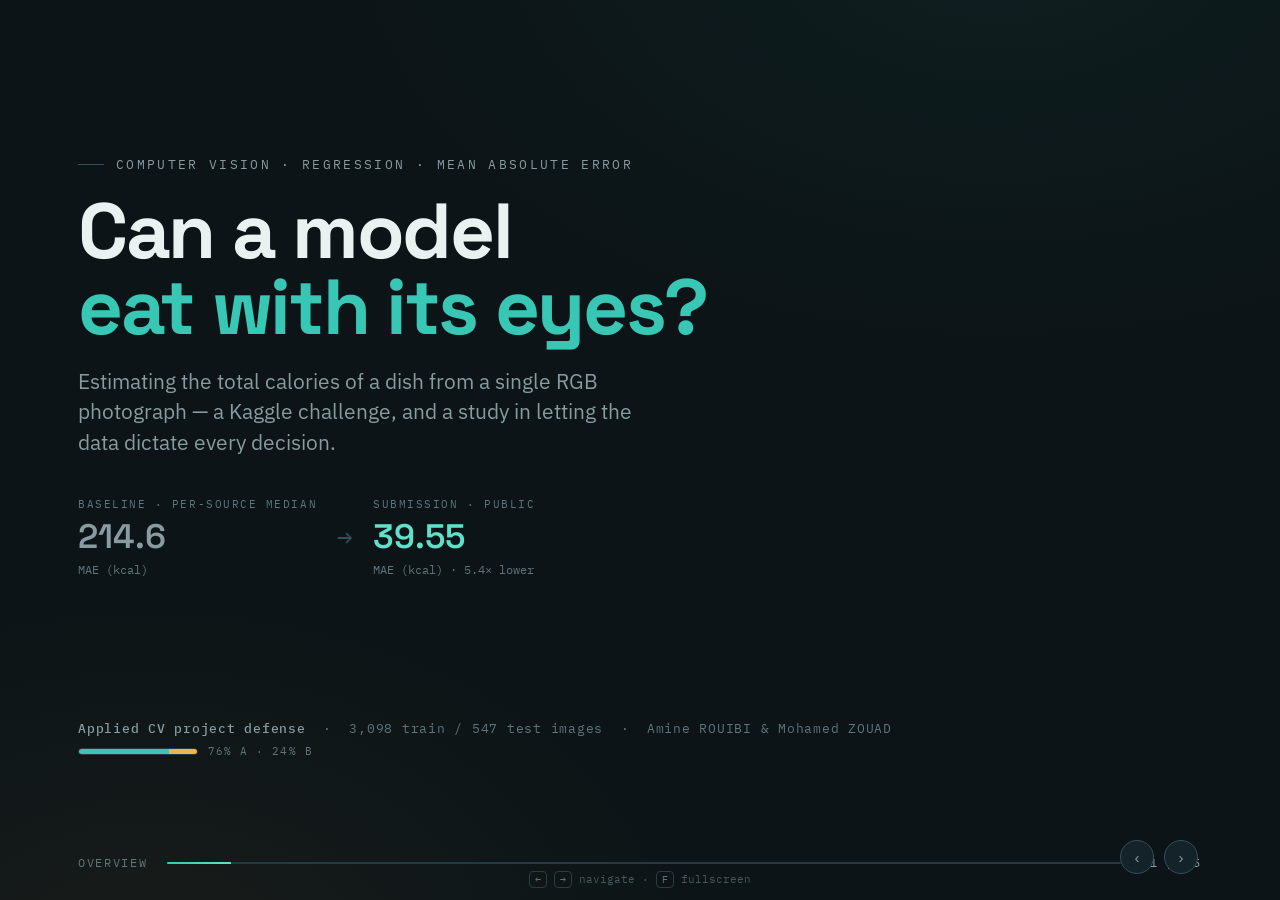
<file: project/calorie_estimation_deck.html>
<!DOCTYPE html>
<html lang="en">
<head>
<meta charset="UTF-8">
<meta name="viewport" content="width=device-width, initial-scale=1.0">
<title>Can a model eat with its eyes? — Calorie estimation</title>
<link rel="preconnect" href="https://fonts.googleapis.com">
<link rel="preconnect" href="https://fonts.gstatic.com" crossorigin>
<link href="https://fonts.googleapis.com/css2?family=Space+Grotesk:wght@500;600;700&family=IBM+Plex+Sans:wght@400;500;600&family=IBM+Plex+Mono:wght@400;500&display=swap" rel="stylesheet">
<style>
:root{
  --ink:#0C1417; --ink2:#0F1B1F; --panel:#14232A; --panel2:#1A2E35;
  --line:#233a42; --line2:#31505a;
  --text:#EAF1F1; --muted:#879BA0; --faint:#5E757B;
  --A:#37C7B4; --A-dim:rgba(55,199,180,.13); --A-line:rgba(55,199,180,.4);
  --B:#EFB24C; --B-dim:rgba(239,178,76,.13); --B-line:rgba(239,178,76,.42);
  --good:#5FE0C8; --warn:#E5735C; --warn-dim:rgba(229,115,92,.14);
  --display:'Space Grotesk',system-ui,sans-serif;
  --body:'IBM Plex Sans',system-ui,sans-serif;
  --mono:'IBM Plex Mono',ui-monospace,monospace;
}
*{margin:0;padding:0;box-sizing:border-box}
html,body{height:100%}
body{
  background:var(--ink); color:var(--text); font-family:var(--body);
  overflow:hidden; -webkit-font-smoothing:antialiased;
}
.viewport{
  position:fixed; inset:0; display:flex; align-items:center; justify-content:center;
  background:
    radial-gradient(1100px 700px at 78% -8%, rgba(55,199,180,.06), transparent 60%),
    radial-gradient(900px 620px at 12% 108%, rgba(239,178,76,.055), transparent 60%),
    var(--ink);
}
.stage{
  position:relative; width:1280px; height:720px; flex:none;
  transform-origin:center center;
}
/* ---------- slides ---------- */
.slide{
  position:absolute; inset:0; padding:66px 78px 74px;
  display:flex; flex-direction:column;
  opacity:0; visibility:hidden; pointer-events:none;
  transition:opacity .5s ease;
}
.slide.active{opacity:1; visibility:visible; pointer-events:auto}
@media (prefers-reduced-motion:reduce){ .slide{transition:none} }

.eyebrow{
  font-family:var(--mono); font-size:13px; letter-spacing:.18em; text-transform:uppercase;
  color:var(--muted); display:flex; align-items:center; gap:12px; margin-bottom:20px;
}
.eyebrow .tick{width:26px; height:1px; background:var(--line2)}
.eyebrow b{color:var(--A); font-weight:500}
.headline{
  font-family:var(--display); font-weight:600; font-size:46px; line-height:1.04;
  letter-spacing:-.015em; margin-bottom:8px;
}
.headline .em{color:var(--A)} .headline .emb{color:var(--B)}
.lede{font-size:18px; color:var(--muted); max-width:60ch; line-height:1.5; margin-top:6px}
.slide-body{flex:1; min-height:0; margin-top:26px; display:flex}

/* reveal children of active slide */
.slide.active .rv{animation:rv .55s cubic-bezier(.2,.7,.2,1) both}
.slide.active .rv2{animation:rv .55s cubic-bezier(.2,.7,.2,1) .08s both}
.slide.active .rv3{animation:rv .55s cubic-bezier(.2,.7,.2,1) .16s both}
@keyframes rv{from{opacity:0; transform:translateY(14px)} to{opacity:1; transform:none}}
@media (prefers-reduced-motion:reduce){ .rv,.rv2,.rv3{animation:none!important} }

/* ---------- chrome ---------- */
.chrome{position:absolute; left:78px; right:78px; bottom:30px; display:flex; align-items:center; gap:20px; font-family:var(--mono); font-size:12px; color:var(--faint)}
.progress{flex:1; height:2px; background:var(--line); border-radius:2px; overflow:hidden}
.progress .fill{height:100%; width:0; background:linear-gradient(90deg,var(--A),var(--good)); transition:width .5s ease}
.counter{letter-spacing:.14em; color:var(--muted)}
.section-tag{letter-spacing:.14em; text-transform:uppercase}
.sig{position:absolute; left:78px; bottom:52px; display:flex; align-items:center; gap:10px; font-family:var(--mono); font-size:10.5px; color:var(--faint); letter-spacing:.1em}
.sig .bar{width:120px; height:7px; border-radius:4px; overflow:hidden; display:flex; border:1px solid var(--line)}
.sig .bar i{display:block; height:100%}
.sig .a{width:76%; background:var(--A)} .sig .b{width:24%; background:var(--B)}
.navbtn{position:absolute; bottom:26px; width:34px; height:34px; border-radius:50%; border:1px solid var(--line2);
  background:var(--panel); color:var(--muted); cursor:pointer; font-size:15px; display:grid; place-items:center;
  transition:.2s; z-index:20}
.navbtn:hover{color:var(--text); border-color:var(--A); background:var(--panel2)}
.navbtn:focus-visible{outline:2px solid var(--A); outline-offset:2px}
#prev{right:126px} #next{right:82px}

/* ---------- generic components ---------- */
.tag{font-family:var(--mono); font-size:11px; letter-spacing:.08em; padding:3px 9px; border-radius:999px; display:inline-flex; align-items:center; gap:6px}
.tag.A{color:var(--A); background:var(--A-dim); border:1px solid var(--A-line)}
.tag.B{color:var(--B); background:var(--B-dim); border:1px solid var(--B-line)}
.dot{width:8px;height:8px;border-radius:50%}
.dot.A{background:var(--A)} .dot.B{background:var(--B)}
.panel{background:linear-gradient(180deg,var(--panel),var(--ink2)); border:1px solid var(--line); border-radius:14px; padding:22px 24px}
.panel h4{font-family:var(--mono); font-size:12px; letter-spacing:.14em; text-transform:uppercase; color:var(--muted); font-weight:500; margin-bottom:14px}
.two-col{display:grid; grid-template-columns:1fr 1fr; gap:26px; width:100%}
.stat-num{font-family:var(--display); font-weight:600; letter-spacing:-.02em; line-height:1}
.mono{font-family:var(--mono)}
ul.clean{list-style:none; display:flex; flex-direction:column; gap:14px}
ul.clean li{position:relative; padding-left:22px; font-size:16.5px; line-height:1.5; color:#D5E0E1}
ul.clean li::before{content:""; position:absolute; left:0; top:9px; width:8px; height:8px; border-radius:2px; background:var(--A); transform:rotate(45deg)}
ul.clean li b{color:var(--text); font-weight:600}
ul.clean li .mut{color:var(--muted)}

/* data table */
table.cmp{width:100%; border-collapse:collapse; font-size:15px}
table.cmp th,table.cmp td{text-align:left; padding:11px 10px; border-bottom:1px solid var(--line)}
table.cmp thead th{font-family:var(--mono); font-size:11px; letter-spacing:.1em; text-transform:uppercase; color:var(--muted); font-weight:500}
table.cmp td.prop{color:var(--muted); font-family:var(--mono); font-size:12.5px; letter-spacing:.03em}
table.cmp .cA{color:var(--A)} table.cmp .cB{color:var(--B)}
table.cmp tbody tr:last-child td{border-bottom:none}

/* map table (fact -> choice) */
.maprow{display:grid; grid-template-columns:1fr 30px 1fr; align-items:center; gap:0; padding:12px 0; border-bottom:1px solid var(--line)}
.maprow:last-child{border-bottom:none}
.maprow .fact{font-size:15px; color:var(--muted)}
.maprow .arr{color:var(--A); text-align:center; font-family:var(--mono)}
.maprow .choice{font-size:15px; color:var(--text); font-weight:500}
.maprow .choice b{color:var(--A)}

/* charts */
.hist{display:flex; align-items:flex-end; gap:2px; height:150px; padding-top:6px}
.hist .col{flex:1; background:var(--barcol,var(--A)); border-radius:2px 2px 0 0; transform:scaleY(0); transform-origin:bottom; opacity:.9}
.slide.active .hist .col{animation:grow .5s cubic-bezier(.2,.8,.2,1) forwards; animation-delay:calc(var(--i)*7ms)}
@keyframes grow{to{transform:scaleY(1)}}
@media (prefers-reduced-motion:reduce){ .hist .col{transform:scaleY(1); animation:none!important} }
.axis{display:flex; justify-content:space-between; font-family:var(--mono); font-size:10.5px; color:var(--faint); margin-top:7px}

.bands{display:flex; align-items:flex-end; gap:12px; height:200px}
.bandgrp{flex:1; display:flex; flex-direction:column; align-items:center; height:100%; justify-content:flex-end}
.bandbars{display:flex; align-items:flex-end; gap:4px; height:100%; width:100%; justify-content:center}
.bandbars i{width:26%; border-radius:3px 3px 0 0; transform:scaleY(0); transform-origin:bottom}
.bandbars i.a{background:var(--A)} .bandbars i.b{background:var(--B)}
.slide.active .bandbars i{animation:grow .55s cubic-bezier(.2,.8,.2,1) forwards; animation-delay:calc(var(--i)*40ms)}
.bandlbl{font-family:var(--mono); font-size:10.5px; color:var(--faint); margin-top:9px; white-space:nowrap}

/* horizontal compare bars (results) */
.hbar{display:flex; flex-direction:column; gap:9px}
.hbar .row{display:grid; grid-template-columns:66px 1fr 62px; align-items:center; gap:12px}
.hbar .rlab{font-family:var(--mono); font-size:12px; color:var(--muted); text-align:right}
.hbar .track{height:20px; background:var(--ink2); border:1px solid var(--line); border-radius:6px; overflow:hidden}
.hbar .fill{height:100%; transform:scaleX(0); transform-origin:left; border-radius:5px}
.slide.active .hbar .fill{animation:growx .7s cubic-bezier(.2,.8,.2,1) forwards; animation-delay:calc(var(--i)*90ms)}
@keyframes growx{to{transform:scaleX(1)}}
@media (prefers-reduced-motion:reduce){ .bandbars i,.hbar .fill{transform:none;animation:none!important} }
.hbar .val{font-family:var(--mono); font-size:13px; font-weight:500; text-align:left}

/* pipeline diagram */
.pipe{display:flex; align-items:center; justify-content:center; gap:0; flex-wrap:wrap; width:100%}
.node{background:var(--panel); border:1px solid var(--line2); border-radius:11px; padding:14px 16px; text-align:center; min-width:96px}
.node .nt{font-family:var(--mono); font-size:10.5px; letter-spacing:.06em; color:var(--muted); text-transform:uppercase; margin-bottom:5px}
.node .nb{font-size:14px; font-weight:600; font-family:var(--display)}
.node.hero{border-color:var(--A-line); background:linear-gradient(180deg,var(--A-dim),var(--panel))}
.arrow{color:var(--line2); font-size:20px; padding:0 10px; font-family:var(--mono)}
.emb-note{margin-top:14px; text-align:center; font-family:var(--mono); font-size:12px; color:var(--muted)}
.emb-note b{color:var(--B)}

/* code chip */
.code{font-family:var(--mono); font-size:15px; background:var(--ink2); border:1px solid var(--line); border-radius:10px; padding:14px 18px; color:#CFE9E4; letter-spacing:.01em}
.code .k{color:var(--B)} .code .g{color:var(--A)} .code .c{color:var(--faint)}

/* hero */
.hero-wrap{flex:1; display:flex; flex-direction:column; justify-content:center}
.hero-title{font-family:var(--display); font-weight:700; font-size:78px; line-height:.98; letter-spacing:-.03em}
.hero-title .plate{color:var(--A)}
.hero-sub{font-size:21px; color:var(--muted); margin-top:20px; max-width:44ch; line-height:1.45}
.hero-metric{display:flex; align-items:center; gap:20px; margin-top:40px; font-family:var(--mono)}
.hm{display:flex; flex-direction:column; gap:4px}
.hm .l{font-size:11px; letter-spacing:.14em; text-transform:uppercase; color:var(--faint)}
.hm .v{font-family:var(--display); font-weight:600; font-size:34px}
.hm .v.base{color:var(--muted)} .hm .v.win{color:var(--good)}
.hm .u{font-size:12px; color:var(--faint)}
.harrow{color:var(--line2); font-size:26px}
.hero-foot{font-family:var(--mono); font-size:12.5px; color:var(--faint); letter-spacing:.06em; margin-top:auto; padding-top:26px}
.hero-foot b{color:var(--muted); font-weight:500}

/* plate schematic */
.plates{display:flex; gap:34px; align-items:center; justify-content:center; width:100%}
.plate-c{display:flex; flex-direction:column; align-items:center; gap:14px}
.disc{width:150px; height:150px; border-radius:50%; display:grid; place-items:center; position:relative;
  box-shadow:inset 0 0 0 2px var(--line2), 0 20px 40px rgba(0,0,0,.35)}
.disc .food{border-radius:50%}
.plate-kcal{font-family:var(--display); font-weight:600; font-size:26px}
.plate-name{font-family:var(--mono); font-size:12px; color:var(--muted); letter-spacing:.05em}
.vs{font-family:var(--mono); color:var(--faint); font-size:14px}

/* callout */
.callout{background:var(--B-dim); border:1px solid var(--B-line); border-radius:12px; padding:16px 20px; font-size:15.5px; line-height:1.5}
.callout b{color:var(--B)}
.callout.teal{background:var(--A-dim); border-color:var(--A-line)} .callout.teal b{color:var(--A)}
.callout.warn{background:var(--warn-dim); border-color:rgba(229,115,92,.4)} .callout.warn b{color:var(--warn)}

.big-nums{display:flex; align-items:stretch; gap:0; margin-bottom:22px}
.bn{flex:1; padding:0 22px; border-right:1px solid var(--line)}
.bn:first-child{padding-left:0} .bn:last-child{border-right:none; padding-right:0}
.bn .l{font-family:var(--mono); font-size:11px; letter-spacing:.12em; text-transform:uppercase; color:var(--faint); margin-bottom:8px}
.bn .v{font-family:var(--display); font-weight:600; font-size:40px; letter-spacing:-.02em; line-height:1}
.bn .s{font-family:var(--mono); font-size:12px; color:var(--muted); margin-top:6px}
.bn .v.base{color:var(--muted)} .bn .v.cv{color:var(--A)} .bn .v.pub{color:var(--good)}

.leak{display:grid; grid-template-columns:1fr 1fr; gap:26px; width:100%; align-items:center}
.frameset{display:flex; gap:8px; flex-wrap:wrap; max-width:210px}
.frm{width:44px; height:34px; border-radius:5px; border:1px solid var(--line2); position:relative; overflow:hidden}
.frm::after{content:""; position:absolute; inset:0; background:repeating-linear-gradient(45deg,transparent,transparent 5px,rgba(55,199,180,.12) 5px,rgba(55,199,180,.12) 10px)}
.frm .lb{position:absolute; bottom:2px; right:3px; font-family:var(--mono); font-size:8px; color:var(--A); z-index:2}
.foldbox{border:1px dashed var(--line2); border-radius:10px; padding:12px 14px; min-height:70px}
.foldbox .ft{font-family:var(--mono); font-size:11px; letter-spacing:.1em; text-transform:uppercase; color:var(--muted); margin-bottom:8px}

.foot-note{font-family:var(--mono); font-size:12px; color:var(--faint); margin-top:14px}
.k{color:var(--A)} .kb{color:var(--B)}
.grid3{display:grid; grid-template-columns:repeat(3,1fr); gap:18px; width:100%}
.takeaway{border-left:2px solid var(--A); padding:4px 0 4px 16px}
.takeaway .n{font-family:var(--mono); font-size:11px; color:var(--A); letter-spacing:.1em; margin-bottom:7px}
.takeaway p{font-size:15px; line-height:1.5; color:#D5E0E1}
.takeaway p b{color:var(--text)}

.hint{position:fixed; bottom:14px; left:50%; transform:translateX(-50%); font-family:var(--mono); font-size:11px; color:var(--faint); opacity:.7; z-index:30}
kbd{font-family:var(--mono); border:1px solid var(--line2); border-radius:4px; padding:1px 5px; font-size:10px; color:var(--muted)}
</style>
</head>
<body>
<div class="viewport">
  <div class="stage" id="stage">

    <!-- 01 HERO -->
    <section class="slide active" data-section="Overview">
      <div class="hero-wrap">
        <div class="eyebrow rv"><span class="tick"></span> Computer Vision · Regression · Mean Absolute Error</div>
        <h1 class="hero-title rv">Can a model<br><span class="plate">eat with its eyes?</span></h1>
        <p class="hero-sub rv2">Estimating the total calories of a dish from a single RGB photograph — a Kaggle challenge, and a study in letting the data dictate every decision.</p>
        <div class="hero-metric rv3">
          <div class="hm"><span class="l">Baseline · per-source median</span><span class="v base">214.6</span><span class="u">MAE (kcal)</span></div>
          <span class="harrow">→</span>
          <div class="hm"><span class="l">Submission · public</span><span class="v win">39.55</span><span class="u">MAE (kcal) · 5.4× lower</span></div>
        </div>
        <div class="hero-foot rv3"><b>Applied CV project defense</b> &nbsp;·&nbsp; 3,098 train / 547 test images &nbsp;·&nbsp; <span class="mono">Amine ROUIBI & Mohamed ZOUAD</span></div>
      </div>
      <div class="sig"><span class="bar"><i class="a"></i><i class="b"></i></span> 76% A · 24% B</div>
    </section>

    <!-- 02 PROBLEM -->
    <section class="slide" data-section="The problem">
      <div class="eyebrow rv"><span class="tick"></span> <b>01</b> · The problem</div>
      <h2 class="headline rv">Calories aren't in the pixels.</h2>
      <div class="slide-body two-col" style="align-items:center">
        <ul class="clean rv2">
          <li>Single photo → one continuous <b>kcal</b> value. Regression, scored by <b>MAE</b> — which is minimised by the <span class="mut">conditional median</span>, not the mean.</li>
          <li>Two dishes can share a silhouette yet differ by hundreds of kcal. The model must infer <b>ingredient density × portion</b>, not just "what food is this".</li>
          <li>Test is <b>30% public / 70% private</b>. The public leaderboard is a decoy — <b>the honest signal is cross-validation</b>, and that framing drives the whole pipeline.</li>
        </ul>
        <div class="rv3 plates">
          <div class="plate-c">
            <div class="disc" style="background:radial-gradient(circle at 40% 35%,#25423e,#16292c)"><div class="food" style="width:96px;height:96px;background:radial-gradient(circle at 45% 40%,#4c8f5a,#2f6b3f)"></div></div>
            <div class="plate-kcal" style="color:var(--A)">~150</div><div class="plate-name">leafy salad</div>
          </div>
          <div class="vs">same footprint</div>
          <div class="plate-c">
            <div class="disc" style="background:radial-gradient(circle at 40% 35%,#3a3324,#1c1a12)"><div class="food" style="width:96px;height:96px;background:radial-gradient(circle at 45% 40%,#e0a441,#9c6a1e)"></div></div>
            <div class="plate-kcal" style="color:var(--B)">~750</div><div class="plate-name">creamy pasta</div>
          </div>
        </div>
      </div>
      <div class="sig"><span class="bar"><i class="a"></i><i class="b"></i></span> 76% A · 24% B</div>
    </section>

    <!-- 03 TWO SOURCES -->
    <section class="slide" data-section="The data">
      <div class="eyebrow rv"><span class="tick"></span> <b>02</b> · The data — the dominant fact</div>
      <h2 class="headline rv">One dataset, <span class="em">two</span> hidden cameras.</h2>
      <p class="lede rv">The file extension deterministically identifies the source — a free, reliable signal the brief tried to hide. And it splits <span class="mono">76/24</span> identically in train and test.</p>
      <div class="slide-body two-col rv2" style="gap:34px">
        <table class="cmp">
          <thead><tr><th></th><th class="cA">◆ Source A</th><th class="cB">◆ Source B</th></tr></thead>
          <tbody>
            <tr><td class="prop">file</td><td class="cA">.png</td><td class="cB">.jpg</td></tr>
            <tr><td class="prop">viewpoint</td><td>top-down lab rig</td><td>oblique smartphone</td></tr>
            <tr><td class="prop">resolution</td><td>640×480</td><td>12.2&nbsp;MP</td></tr>
            <tr><td class="prop">share</td><td class="cA">76%</td><td class="cB">24%</td></tr>
            <tr><td class="prop">median kcal</td><td class="cA">172</td><td class="cB">603</td></tr>
          </tbody>
        </table>
        <div>
          <h4 style="font-family:var(--mono);font-size:12px;letter-spacing:.14em;text-transform:uppercase;color:var(--muted);margin-bottom:14px">Calorie mass by band &nbsp;<span class="tag A" style="margin-left:6px">A</span> <span class="tag B">B</span></h4>
          <div class="bands" id="bands"></div>
        </div>
      </div>
      <div class="callout rv3" style="margin-top:8px">Source B is a quarter of the images but carries <b>almost all the high-calorie mass</b> — so B, not A, decides the final score.</div>
      <div class="sig"><span class="bar"><i class="a"></i><i class="b"></i></span> 76% A · 24% B</div>
    </section>

    <!-- 04 TARGET + BASELINE -->
    <section class="slide" data-section="Target">
      <div class="eyebrow rv"><span class="tick"></span> <b>03</b> · The target &amp; the bar</div>
      <h2 class="headline rv">A heavy tail — and a bar to clear.</h2>
      <div class="slide-body two-col rv2" style="align-items:stretch">
        <div class="panel">
          <h4>Distribution shift under log1p</h4>
          <div style="display:flex;gap:8px;margin-bottom:6px"><span class="tag A">raw · skew 3.90</span></div>
          <div class="hist" id="histRaw"></div>
          <div class="axis"><span>0</span><span>kcal</span><span>3.8k</span></div>
          <div style="display:flex;gap:8px;margin:14px 0 6px"><span class="tag" style="color:var(--good);background:var(--A-dim);border:1px solid var(--A-line)">log1p · skew 0.66</span></div>
          <div class="hist" id="histLog" style="height:96px"></div>
          <div class="foot-note">→ near-symmetric ⇒ the network predicts <span class="k">log1p(kcal)</span>.</div>
        </div>
        <div class="panel" style="display:flex;flex-direction:column">
          <h4>Baselines — the bar every model must clear</h4>
          <table class="cmp" style="font-size:15.5px">
            <tbody>
              <tr><td class="prop">global mean</td><td style="text-align:right;color:var(--muted)">297.8</td></tr>
              <tr><td class="prop">global median</td><td style="text-align:right;color:var(--muted)">255.9</td></tr>
              <tr><td class="prop">per-source mean</td><td style="text-align:right;color:var(--muted)">237.3</td></tr>
              <tr><td class="prop" style="color:var(--text)"><b>per-source median</b></td><td style="text-align:right;color:var(--good);font-family:var(--mono);font-weight:500">214.6</td></tr>
            </tbody>
          </table>
          <div class="callout teal" style="margin-top:auto"><b>214.6 MAE</b> is the real bar. A model must beat it <b>per source</b> — a blended win can hide a loss on B, the split that sets the private grade.</div>
        </div>
      </div>
      <div class="sig"><span class="bar"><i class="a"></i><i class="b"></i></span> 76% A · 24% B</div>
    </section>

    <!-- 05 LEAKAGE -->
    <section class="slide" data-section="Validation risk">
      <div class="eyebrow rv"><span class="tick"></span> <b>04</b> · The validation trap</div>
      <h2 class="headline rv">95.7% of labels <span class="emb">repeat.</span></h2>
      <p class="lede rv">Only 500 unique calorie values across 2,355 Source-A images; 207 across 743 in B. The overhead rig photographed the <b>same physical dish many times</b>.</p>
      <div class="slide-body leak rv2">
        <div>
          <div class="mono" style="font-size:12px;color:var(--muted);letter-spacing:.1em;margin-bottom:12px">ONE DISH · MANY NEAR-DUPLICATE FRAMES · IDENTICAL LABEL</div>
          <div class="frameset">
            <div class="frm"><span class="lb">304</span></div><div class="frm"><span class="lb">304</span></div>
            <div class="frm"><span class="lb">304</span></div><div class="frm"><span class="lb">304</span></div>
            <div class="frm"><span class="lb">304</span></div>
          </div>
        </div>
        <div>
          <div style="display:flex;gap:14px;margin-bottom:14px">
            <div class="foldbox" style="flex:1"><div class="ft">Train fold</div><div class="frameset"><div class="frm"><span class="lb">304</span></div><div class="frm"><span class="lb">304</span></div><div class="frm"><span class="lb">304</span></div></div></div>
            <div class="foldbox" style="flex:1;border-color:var(--warn)"><div class="ft" style="color:var(--warn)">Val fold</div><div class="frameset"><div class="frm"><span class="lb">304</span></div><div class="frm"><span class="lb">304</span></div></div></div>
          </div>
          <div class="callout warn">Random K-fold puts near-duplicate frames on <b>both sides</b>. The model just recalls a neighbour's label — <b>CV looks great and lies</b>, and model selection breaks.</div>
        </div>
      </div>
      <div class="sig"><span class="bar"><i class="a"></i><i class="b"></i></span> 76% A · 24% B</div>
    </section>

    <!-- 06 GROUP CV -->
    <section class="slide" data-section="The fix">
      <div class="eyebrow rv"><span class="tick"></span> <b>05</b> · The fix that makes every later number trustworthy</div>
      <h2 class="headline rv">Group-aware, source-stratified CV.</h2>
      <div class="slide-body two-col rv2" style="align-items:center">
        <ul class="clean">
          <li><b>Build groups per source</b> — perceptual-hash near-duplicates <span class="mut">(Hamming ≤ 4)</span> unioned with <b>exact-calorie clusters</b>, via union-find.</li>
          <li><b>StratifiedGroupKFold</b> on <span class="mono">source × calorie-quintile</span> — no group ever crosses a fold; every fold sees both sources across the full range.</li>
          <li>Splits <b>frozen to disk</b> so every experiment is comparable.</li>
        </ul>
        <div class="panel">
          <h4>Group-overlap between train &amp; val</h4>
          <div class="hbar">
            <div class="row" style="--i:0"><span class="rlab">random</span><div class="track"><div class="fill" style="background:var(--warn);width:88%"></div></div><span class="val" style="color:var(--warn)">high</span></div>
            <div class="row" style="--i:1"><span class="rlab">grouped</span><div class="track"><div class="fill" style="background:var(--A);width:1%"></div></div><span class="val" style="color:var(--A)">≈ 0%</span></div>
          </div>
          <div class="callout teal" style="margin-top:18px">Grouped CV is the <b>decision signal</b> — not the leaderboard. Everything downstream is chosen against it.</div>
        </div>
      </div>
      <div class="sig"><span class="bar"><i class="a"></i><i class="b"></i></span> 76% A · 24% B</div>
    </section>

    <!-- 07 DESIGN PHILOSOPHY -->
    <section class="slide" data-section="Method">
      <div class="eyebrow rv"><span class="tick"></span> <b>06</b> · The through-line</div>
      <h2 class="headline rv">Every choice traces to a number.</h2>
      <p class="lede rv">Nothing here is a default. Each EDA fact forces a specific design decision — the rest of the talk is just walking down this table.</p>
      <div class="slide-body rv2" style="flex-direction:column;justify-content:center">
        <div style="width:100%">
          <div class="maprow"><span class="fact">Source is known at test time (extension → A/B)</span><span class="arr">→</span><span class="choice"><b>Source embedding</b> + per-source calibration &amp; clipping</span></div>
          <div class="maprow"><span class="fact">Source B carries the calorie mass &amp; the error</span><span class="arr">→</span><span class="choice">Loss computed in <b>kcal space</b> (up-weights B)</span></div>
          <div class="maprow"><span class="fact">Target right-skewed, skew 3.90</span><span class="arr">→</span><span class="choice">Predict in <b>log1p</b> space</span></div>
          <div class="maprow"><span class="fact">Food fills little of the frame</span><span class="arr">→</span><span class="choice"><b>Letterbox</b> resize — never crop</span></div>
          <div class="maprow"><span class="fact">Apparent portion IS the signal</span><span class="arr">→</span><span class="choice">Ban mixup / cutmix / random-resized-crop</span></div>
          <div class="maprow"><span class="fact">95.7% duplicate labels</span><span class="arr">→</span><span class="choice"><b>Group-aware</b> cross-validation</span></div>
        </div>
      </div>
      <div class="sig"><span class="bar"><i class="a"></i><i class="b"></i></span> 76% A · 24% B</div>
    </section>

    <!-- 08 PREPROCESS -->
    <section class="slide" data-section="Input">
      <div class="eyebrow rv"><span class="tick"></span> <b>07</b> · Input pipeline</div>
      <h2 class="headline rv">Letterbox, don't crop.</h2>
      <div class="slide-body two-col rv2" style="align-items:center">
        <ul class="clean">
          <li><b>Aspect-preserving resize</b> to 384² + pad, for both sources. A crop cuts off food on a big plate; a squash distorts apparent portion — the exact thing we're measuring.</li>
          <li><b>EXIF-transpose</b> fixes Source-B phone rotation (portrait &amp; landscape raws) before anything else.</li>
          <li>Decode <b>once</b> → stacked <span class="mono">.npy</span> cache → copied to local SSD. B's 12 MP JPEGs are far too expensive to re-decode every epoch.</li>
        </ul>
        <div class="panel">
          <h4>Letterbox vs the alternatives</h4>
          <div style="display:flex;gap:18px;justify-content:center;align-items:center;padding:10px 0">
            <div style="text-align:center"><div style="width:118px;height:88px;border:1px solid var(--A-line);border-radius:8px;background:var(--A-dim);display:grid;place-items:center;position:relative"><div style="width:52px;height:52px;border-radius:50%;background:var(--A);opacity:.7"></div><div style="position:absolute;top:0;bottom:0;left:0;width:26px;background:rgba(0,0,0,.35)"></div><div style="position:absolute;top:0;bottom:0;right:0;width:26px;background:rgba(0,0,0,.35)"></div></div><div class="mono" style="font-size:11px;color:var(--A);margin-top:8px">letterbox ✓</div></div>
            <div style="text-align:center;opacity:.5"><div style="width:88px;height:88px;border:1px dashed var(--warn);border-radius:8px;display:grid;place-items:center"><div style="width:76px;height:52px;border-radius:50%;background:var(--warn)"></div></div><div class="mono" style="font-size:11px;color:var(--warn);margin-top:8px">crop / squash ✗</div></div>
          </div>
          <div class="foot-note">Portion geometry preserved → the density cue survives.</div>
        </div>
      </div>
      <div class="sig"><span class="bar"><i class="a"></i><i class="b"></i></span> 76% A · 24% B</div>
    </section>

    <!-- 09 AUGMENTATION -->
    <section class="slide" data-section="Augmentation">
      <div class="eyebrow rv"><span class="tick"></span> <b>08</b> · Augmentation</div>
      <h2 class="headline rv">Augment the view — never the portion.</h2>
      <p class="lede rv">If an augmentation changes how much food <i>appears</i> to be on the plate, it corrupts the label. So the transforms are source-specific and deliberately conservative.</p>
      <div class="slide-body two-col rv2" style="align-items:center;gap:34px">
        <table class="cmp">
          <thead><tr><th></th><th class="cA">A · top-down</th><th class="cB">B · oblique</th></tr></thead>
          <tbody>
            <tr><td class="prop">h-flip</td><td class="cA">✓</td><td class="cB">✓</td></tr>
            <tr><td class="prop">v-flip</td><td class="cA">✓</td><td style="color:var(--faint)">—</td></tr>
            <tr><td class="prop">rotation</td><td class="cA">90/180/270°</td><td class="cB">±10° tilt</td></tr>
            <tr><td class="prop">colour jitter</td><td class="cA">mild</td><td class="cB">mild</td></tr>
            <tr><td class="prop">scale jitter</td><td class="cA">0.9–1.1×</td><td class="cB">0.9–1.1×</td></tr>
          </tbody>
        </table>
        <div>
          <div class="callout teal" style="margin-bottom:14px">Top-down view has <b>no "up"</b> → full 90° rotations are free, label-preserving augmentation. Oblique photos have gravity &amp; perspective → only a small tilt.</div>
          <div class="callout warn"><b>Forbidden:</b> RandomResizedCrop, mixup, cutmix, heavy cutout — each crops away, blends, or occludes portion.</div>
        </div>
      </div>
      <div class="sig"><span class="bar"><i class="a"></i><i class="b"></i></span> 76% A · 24% B</div>
    </section>

    <!-- 10 MODEL -->
    <section class="slide" data-section="Model">
      <div class="eyebrow rv"><span class="tick"></span> <b>09</b> · Architecture</div>
      <h2 class="headline rv">Shared backbone, source-aware head.</h2>
      <p class="lede rv">One backbone so A's abundant data teaches food texture that transfers to B; the source embedding gives the head a cheap lever to shift output across the 3.5× median gap.</p>
      <div class="slide-body rv2" style="flex-direction:column;justify-content:center">
        <div class="pipe">
          <div class="node"><div class="nt">input</div><div class="nb">384² photo</div></div>
          <span class="arrow">→</span>
          <div class="node hero"><div class="nt">shared · ImageNet</div><div class="nb">ConvNeXt-Tiny</div></div>
          <span class="arrow">→</span>
          <div class="node"><div class="nt">pool</div><div class="nb">GAP feature</div></div>
          <span class="arrow">⊕</span>
          <div class="node" style="border-color:var(--B-line);background:linear-gradient(180deg,var(--B-dim),var(--panel))"><div class="nt" style="color:var(--B)">source ⟨A|B⟩</div><div class="nb">embedding·16</div></div>
          <span class="arrow">→</span>
          <div class="node"><div class="nt">head</div><div class="nb">MLP</div></div>
          <span class="arrow">→</span>
          <div class="node hero"><div class="nt">output</div><div class="nb">log1p(kcal)</div></div>
        </div>
        <div class="emb-note">~28M params · pretrained weights bundled <b style="color:var(--A)">offline</b> (no live download on re-run) · differential LR: head 1e-3, backbone 1e-4</div>
      </div>
      <div class="sig"><span class="bar"><i class="a"></i><i class="b"></i></span> 76% A · 24% B</div>
    </section>

    <!-- 11 LOSS -->
    <section class="slide" data-section="Loss">
      <div class="eyebrow rv"><span class="tick"></span> <b>10</b> · The loss — the sharpest decision</div>
      <h2 class="headline rv">Predict in log space, <span class="em">penalise in kcal space.</span></h2>
      <div class="slide-body two-col rv2" style="align-items:center">
        <div>
          <div class="code" style="margin-bottom:18px">loss = |<span class="g">expm1</span>(z) − y_kcal|<br><span class="c"># z ≈ log1p(kcal) from the net</span></div>
          <ul class="clean">
            <li>The net outputs <span class="k">log1p(kcal)</span> to tame the skew — but the loss <b>inverts the transform before comparing</b>.</li>
            <li>So gradients scale with predicted kcal → Source B's large errors are <b>automatically up-weighted</b>, matching what MAE rewards.</li>
          </ul>
        </div>
        <div class="panel">
          <h4>Why not plain L1 on log1p?</h4>
          <div class="callout warn" style="margin-bottom:14px">Log-space L1 treats a <b>proportional</b> error equally — a 30-kcal miss on a salad = a 900-kcal miss on a feast. That <b>down-weights B</b>, exactly backwards.</div>
          <div class="foot-note" style="margin-top:0">Huber(δ≈100 kcal) kept as a stability fallback · gradient-norm clip at 1.0.</div>
        </div>
      </div>
      <div class="sig"><span class="bar"><i class="a"></i><i class="b"></i></span> 76% A · 24% B</div>
    </section>

    <!-- 12 TRAINING / REPRO -->
    <section class="slide" data-section="Training">
      <div class="eyebrow rv"><span class="tick"></span> <b>11</b> · Training &amp; reproducibility</div>
      <h2 class="headline rv">One config, two GPUs, bit-for-bit re-runs.</h2>
      <div class="slide-body two-col rv2" style="align-items:stretch">
        <div class="panel">
          <h4>Runs anywhere, same trajectory</h4>
          <ul class="clean" style="gap:12px">
            <li><b>GPU-adaptive micro-batch + gradient accumulation</b> → effective batch fixed at 32. An A100 and a T4 follow the <i>same</i> optimisation path.</li>
            <li><b>bf16</b> on A100 · <b>fp16 + GradScaler</b> on T4/L4.</li>
            <li><b>Resumable</b> best + last checkpoints — a Colab disconnect costs one epoch.</li>
          </ul>
        </div>
        <div class="panel">
          <h4>Reproducible by construction</h4>
          <ul class="clean" style="gap:12px">
            <li>Full seeding · deterministic cuDNN · seeded dataloaders.</li>
            <li><b>Offline</b> pretrained weights, pinned versions.</li>
            <li>A <b>verification cell</b> recomputes every EDA stat from disk and <b>fails loudly</b> on any mismatch.</li>
            <li><span class="mono">SMOKE_TEST</span> exercises the whole path in minutes.</li>
          </ul>
        </div>
      </div>
      <div class="sig"><span class="bar"><i class="a"></i><i class="b"></i></span> 76% A · 24% B</div>
    </section>

    <!-- 13 INFERENCE / CALIBRATION -->
    <section class="slide" data-section="Inference">
      <div class="eyebrow rv"><span class="tick"></span> <b>12</b> · Calibration &amp; inference</div>
      <h2 class="headline rv">Ensemble, calibrate, clip.</h2>
      <div class="slide-body two-col rv2" style="align-items:center">
        <ul class="clean">
          <li><b>Per-source calibration</b> fit on OOF only, cross-validated across identity / shift / affine — kept <i>only</i> if it beats identity by &gt; 1 fold-std.</li>
          <li><b>5 fold-best checkpoints × TTA</b> — full 8-way dihedral for A, h-flip for B — averaged <b>in kcal space</b>.</li>
          <li>Per-source clip to <span class="mono">[train_min, p99.5]</span>; exact-format submission guarded by assertions.</li>
        </ul>
        <div class="panel">
          <h4>Calibration result</h4>
          <table class="cmp" style="font-size:14.5px">
            <thead><tr><th>source</th><th>chosen</th><th style="text-align:right">beats id?</th></tr></thead>
            <tbody>
              <tr><td class="cA">A</td><td class="mono">identity</td><td style="text-align:right;color:var(--muted)">no</td></tr>
              <tr><td class="cB">B</td><td class="mono">identity</td><td style="text-align:right;color:var(--muted)">no</td></tr>
            </tbody>
          </table>
          <div class="callout teal" style="margin-top:16px">The model was already well-calibrated per source, so calibration <b>correctly declined to fit noise</b> — a feature, not a null result.</div>
        </div>
      </div>
      <div class="sig"><span class="bar"><i class="a"></i><i class="b"></i></span> 76% A · 24% B</div>
    </section>

    <!-- 14 RESULTS + CAVEATS -->
    <section class="slide" data-section="Results">
      <div class="eyebrow rv"><span class="tick"></span> <b>13</b> · Results &amp; the honest read</div>
      <h2 class="headline rv">5.4× under baseline — and where the error lives.</h2>
      <div class="slide-body rv2" style="flex-direction:column;justify-content:flex-start;gap:2px">
        <div class="big-nums">
          <div class="bn"><div class="l">Baseline · per-source median</div><div class="v base">214.6</div><div class="s">the bar</div></div>
          <div class="bn"><div class="l">Grouped-CV OOF · honest</div><div class="v cv">54.8</div><div class="s">A 30.0 &nbsp;·&nbsp; B 133.7</div></div>
          <div class="bn"><div class="l">Public leaderboard</div><div class="v pub">39.55</div><div class="s">30% slice · 164 imgs</div></div>
        </div>
        <div class="two-col" style="align-items:center;gap:30px">
          <div>
            <h4 style="font-family:var(--mono);font-size:11px;letter-spacing:.14em;text-transform:uppercase;color:var(--muted);margin-bottom:12px">Model vs baseline · per source (MAE)</h4>
            <div class="hbar">
              <div class="row" style="--i:0"><span class="rlab">A base</span><div class="track"><div class="fill" style="background:var(--line2);width:19%"></div></div><span class="val" style="color:var(--muted)">106.7</span></div>
              <div class="row" style="--i:1"><span class="rlab">A model</span><div class="track"><div class="fill" style="background:var(--A);width:5.4%"></div></div><span class="val" style="color:var(--A)">30.0</span></div>
              <div class="row" style="--i:2"><span class="rlab">B base</span><div class="track"><div class="fill" style="background:var(--line2);width:100%"></div></div><span class="val" style="color:var(--muted)">556.8</span></div>
              <div class="row" style="--i:3"><span class="rlab">B model</span><div class="track"><div class="fill" style="background:var(--B);width:24%"></div></div><span class="val" style="color:var(--B)">133.7</span></div>
            </div>
          </div>
          <div>
            <div class="callout" style="margin-bottom:12px">Source B is <b>24% of images but 58% of total error</b> — the model is effectively judged on B.</div>
            <div class="callout warn"><b>Trust the CV, not the LB.</b> Public 39.55 &lt; CV 54.8 because it's a tiny slice — expect private closer to the mid-50s. Possible residual train/test dish overlap could flatter the board.</div>
          </div>
        </div>
      </div>
      <div class="sig"><span class="bar"><i class="a"></i><i class="b"></i></span> 76% A · 24% B</div>
    </section>

    <!-- 15 TAKEAWAYS -->
    <section class="slide" data-section="Takeaways">
      <div class="eyebrow rv"><span class="tick"></span> <b>14</b> · What to remember</div>
      <h2 class="headline rv">Three things carried the result.</h2>
      <div class="slide-body rv2" style="align-items:center">
        <div class="grid3">
          <div class="takeaway"><div class="n">01 · METHOD</div><p><b>EDA-driven.</b> Two sources, a heavy tail, and a portion signal — every architectural choice is an answer to a measured fact, not a default.</p></div>
          <div class="takeaway"><div class="n">02 · VALIDATION</div><p><b>Leakage-aware CV is the real deliverable.</b> With 95.7% duplicate labels, group-aware folds are what make any number believable.</p></div>
          <div class="takeaway"><div class="n">03 · OBJECTIVE</div><p><b>Match the loss to the metric.</b> Penalising in kcal space up-weights Source B — where MAE is actually won or lost.</p></div>
        </div>
      </div>
      <div style="text-align:center;margin-top:6px" class="rv3">
        <span class="mono" style="font-size:13px;color:var(--faint);letter-spacing:.08em">214.6 baseline → 54.8 grouped-CV → 39.55 public &nbsp;·&nbsp; thank you</span>
      </div>
      <div class="sig"><span class="bar"><i class="a"></i><i class="b"></i></span> 76% A · 24% B</div>
    </section>

  </div>
</div>

<!-- chrome -->
<div class="chrome">
  <span class="section-tag" id="sectionTag">Overview</span>
  <div class="progress"><div class="fill" id="progressFill"></div></div>
  <span class="counter" id="counter">01 / 15</span>
</div>
<button class="navbtn" id="prev" aria-label="Previous slide">‹</button>
<button class="navbtn" id="next" aria-label="Next slide">›</button>
<div class="hint"><kbd>←</kbd> <kbd>→</kbd> navigate · <kbd>F</kbd> fullscreen</div>

<script>
// ---------- data ----------
const HIST_RAW = [585,816,561,372,193,154,94,71,57,14,19,21,4,0,6,17,5,8,4,0,0,0,7,0,0,6,11,12,6,8,12,4,4,7,4,4,8,4];
const HIST_LOG = [87,61,92,111,87,144,115,129,117,167,144,126,172,148,163,147,147,144,110,104,86,89,70,58,54,44,17,24,4,14,14,12,0,7,14,29,20,27];
const BANDS = {labels:["0–100","100–200","200–300","300–500","500–800","800–1.5k","1.5k+"],
               A:[563,772,480,437,92,10,1], B:[22,44,81,128,227,111,130]};

function bars(el, arr, color){
  const max = Math.max(...arr);
  el.innerHTML = arr.map((v,i)=>`<span class="col" style="height:${Math.max(2,v/max*100)}%;--i:${i};--barcol:${color}"></span>`).join('');
}
function drawBands(){
  const el = document.getElementById('bands'); if(!el) return;
  const max = Math.max(...BANDS.A, ...BANDS.B);
  el.innerHTML = BANDS.labels.map((lb,i)=>{
    const a = Math.max(2, BANDS.A[i]/max*100), b = Math.max(2, BANDS.B[i]/max*100);
    return `<div class="bandgrp"><div class="bandbars"><i class="a" style="height:${a}%;--i:${i}"></i><i class="b" style="height:${b}%;--i:${i}"></i></div><div class="bandlbl">${lb}</div></div>`;
  }).join('');
}
document.addEventListener('DOMContentLoaded',()=>{
  bars(document.getElementById('histRaw'), HIST_RAW, 'var(--B)');
  bars(document.getElementById('histLog'), HIST_LOG, 'var(--good)');
  drawBands();
});

// ---------- scaling ----------
function fit(){
  const s = Math.min(window.innerWidth/1280, window.innerHeight/720);
  document.getElementById('stage').style.transform = `scale(${s})`;
}
window.addEventListener('resize', fit); fit();

// ---------- navigation ----------
const slides = Array.from(document.querySelectorAll('.slide'));
const N = slides.length;
let cur = 0;
const fill = document.getElementById('progressFill');
const counter = document.getElementById('counter');
const sectionTag = document.getElementById('sectionTag');
function pad(n){return String(n).padStart(2,'0');}
function show(n){
  cur = Math.max(0, Math.min(N-1, n));
  slides.forEach((s,i)=>s.classList.toggle('active', i===cur));
  fill.style.width = ((cur+1)/N*100)+'%';
  counter.textContent = `${pad(cur+1)} / ${pad(N)}`;
  sectionTag.textContent = slides[cur].dataset.section || '';
}
function nextS(){ show(cur+1); } function prevS(){ show(cur-1); }
document.getElementById('next').onclick = nextS;
document.getElementById('prev').onclick = prevS;
document.addEventListener('keydown', e=>{
  if(e.key==='ArrowRight'||e.key===' '||e.key==='PageDown'){ e.preventDefault(); nextS(); }
  else if(e.key==='ArrowLeft'||e.key==='PageUp'){ e.preventDefault(); prevS(); }
  else if(e.key==='Home'){ show(0); } else if(e.key==='End'){ show(N-1); }
  else if(e.key==='f'||e.key==='F'){ if(!document.fullscreenElement){document.documentElement.requestFullscreen&&document.documentElement.requestFullscreen();}else{document.exitFullscreen&&document.exitFullscreen();} }
});
// swipe
let tx=0;
document.addEventListener('touchstart',e=>tx=e.changedTouches[0].clientX,{passive:true});
document.addEventListener('touchend',e=>{const d=e.changedTouches[0].clientX-tx; if(Math.abs(d)>50){d<0?nextS():prevS();}},{passive:true});
show(0);
</script>
</body>
</html>
</file>
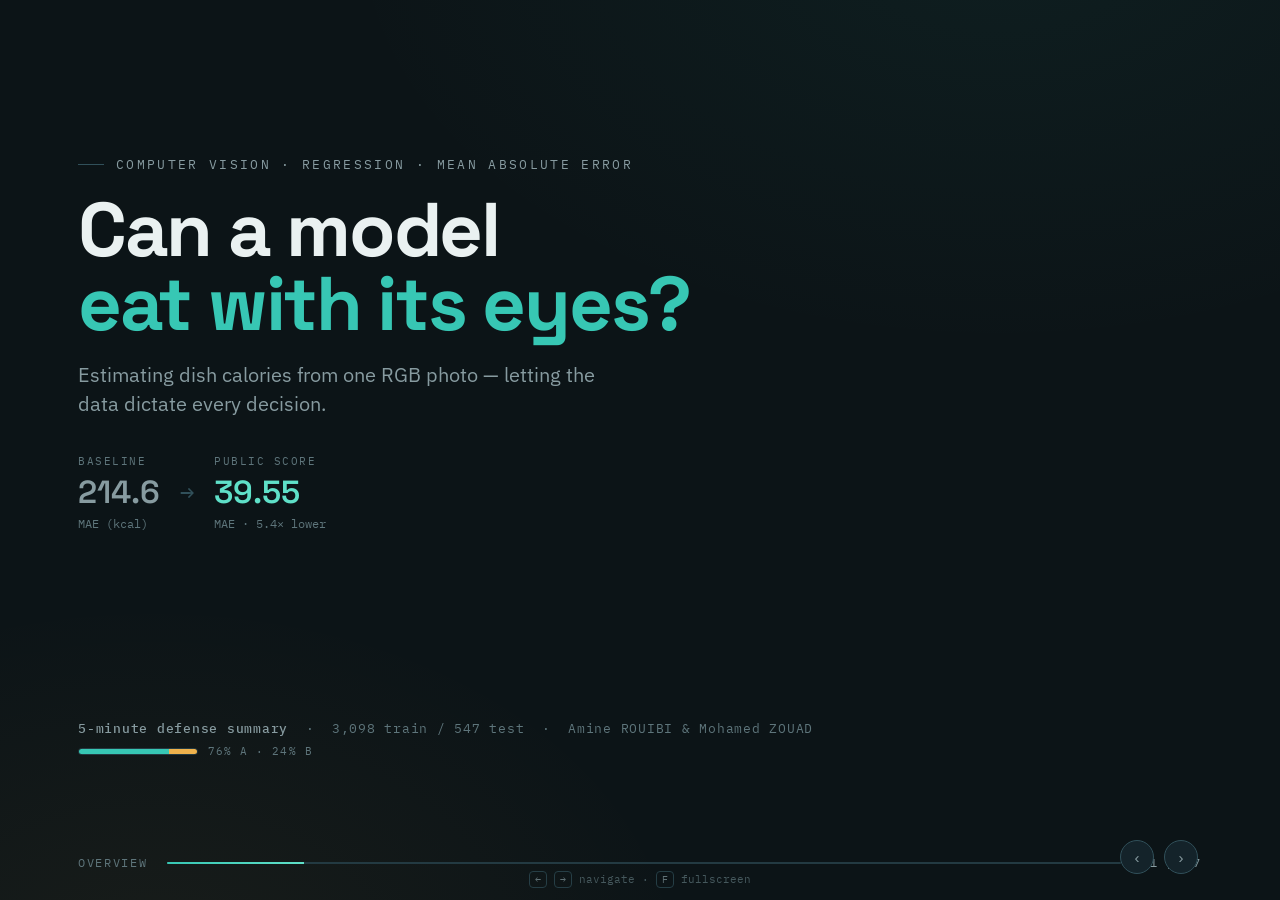
<file: project/calorie_estimation_deck_5min.html>
<!DOCTYPE html>
<html lang="en">
<head>
<meta charset="UTF-8">
<meta name="viewport" content="width=device-width, initial-scale=1.0">
<title>Can a model eat with its eyes? — 5-min version</title>
<link rel="preconnect" href="https://fonts.googleapis.com">
<link rel="preconnect" href="https://fonts.gstatic.com" crossorigin>
<link href="https://fonts.googleapis.com/css2?family=Space+Grotesk:wght@500;600;700&family=IBM+Plex+Sans:wght@400;500;600&family=IBM+Plex+Mono:wght@400;500&display=swap" rel="stylesheet">
<style>
:root{
  --ink:#0C1417; --ink2:#0F1B1F; --panel:#14232A; --panel2:#1A2E35;
  --line:#233a42; --line2:#31505a;
  --text:#EAF1F1; --muted:#879BA0; --faint:#5E757B;
  --A:#37C7B4; --A-dim:rgba(55,199,180,.13); --A-line:rgba(55,199,180,.4);
  --B:#EFB24C; --B-dim:rgba(239,178,76,.13); --B-line:rgba(239,178,76,.42);
  --good:#5FE0C8; --warn:#E5735C; --warn-dim:rgba(229,115,92,.14);
  --display:'Space Grotesk',system-ui,sans-serif;
  --body:'IBM Plex Sans',system-ui,sans-serif;
  --mono:'IBM Plex Mono',ui-monospace,monospace;
}
*{margin:0;padding:0;box-sizing:border-box}
html,body{height:100%}
body{background:var(--ink); color:var(--text); font-family:var(--body); overflow:hidden; -webkit-font-smoothing:antialiased}
.viewport{position:fixed; inset:0; display:flex; align-items:center; justify-content:center;
  background:radial-gradient(1100px 700px at 78% -8%, rgba(55,199,180,.06), transparent 60%),
    radial-gradient(900px 620px at 12% 108%, rgba(239,178,76,.055), transparent 60%), var(--ink);}
.stage{position:relative; width:1280px; height:720px; flex:none; transform-origin:center center}
.slide{position:absolute; inset:0; padding:66px 78px 74px; display:flex; flex-direction:column;
  opacity:0; visibility:hidden; pointer-events:none; transition:opacity .5s ease}
.slide.active{opacity:1; visibility:visible; pointer-events:auto}
@media (prefers-reduced-motion:reduce){ .slide{transition:none} }
.eyebrow{font-family:var(--mono); font-size:13px; letter-spacing:.18em; text-transform:uppercase; color:var(--muted);
  display:flex; align-items:center; gap:12px; margin-bottom:20px}
.eyebrow .tick{width:26px; height:1px; background:var(--line2)}
.eyebrow b{color:var(--A); font-weight:500}
.headline{font-family:var(--display); font-weight:600; font-size:44px; line-height:1.05; letter-spacing:-.015em; margin-bottom:8px}
.headline .em{color:var(--A)} .headline .emb{color:var(--B)}
.lede{font-size:17px; color:var(--muted); max-width:64ch; line-height:1.5; margin-top:6px}
.slide-body{flex:1; min-height:0; margin-top:24px; display:flex}
.slide.active .rv{animation:rv .55s cubic-bezier(.2,.7,.2,1) both}
.slide.active .rv2{animation:rv .55s cubic-bezier(.2,.7,.2,1) .08s both}
.slide.active .rv3{animation:rv .55s cubic-bezier(.2,.7,.2,1) .16s both}
@keyframes rv{from{opacity:0; transform:translateY(14px)} to{opacity:1; transform:none}}
@media (prefers-reduced-motion:reduce){ .rv,.rv2,.rv3{animation:none!important} }
.chrome{position:absolute; left:78px; right:78px; bottom:30px; display:flex; align-items:center; gap:20px; font-family:var(--mono); font-size:12px; color:var(--faint)}
.progress{flex:1; height:2px; background:var(--line); border-radius:2px; overflow:hidden}
.progress .fill{height:100%; width:0; background:linear-gradient(90deg,var(--A),var(--good)); transition:width .5s ease}
.counter{letter-spacing:.14em; color:var(--muted)}
.section-tag{letter-spacing:.14em; text-transform:uppercase}
.sig{position:absolute; left:78px; bottom:52px; display:flex; align-items:center; gap:10px; font-family:var(--mono); font-size:10.5px; color:var(--faint); letter-spacing:.1em}
.sig .bar{width:120px; height:7px; border-radius:4px; overflow:hidden; display:flex; border:1px solid var(--line)}
.sig .bar i{display:block; height:100%}
.sig .a{width:76%; background:var(--A)} .sig .b{width:24%; background:var(--B)}
.navbtn{position:absolute; bottom:26px; width:34px; height:34px; border-radius:50%; border:1px solid var(--line2);
  background:var(--panel); color:var(--muted); cursor:pointer; font-size:15px; display:grid; place-items:center; transition:.2s; z-index:20}
.navbtn:hover{color:var(--text); border-color:var(--A); background:var(--panel2)}
.navbtn:focus-visible{outline:2px solid var(--A); outline-offset:2px}
#prev{right:126px} #next{right:82px}
.tag{font-family:var(--mono); font-size:11px; letter-spacing:.08em; padding:3px 9px; border-radius:999px; display:inline-flex; align-items:center; gap:6px}
.tag.A{color:var(--A); background:var(--A-dim); border:1px solid var(--A-line)}
.tag.B{color:var(--B); background:var(--B-dim); border:1px solid var(--B-line)}
.dot{width:8px;height:8px;border-radius:50%}
.dot.A{background:var(--A)} .dot.B{background:var(--B)}
.panel{background:linear-gradient(180deg,var(--panel),var(--ink2)); border:1px solid var(--line); border-radius:14px; padding:22px 24px}
.panel h4{font-family:var(--mono); font-size:12px; letter-spacing:.14em; text-transform:uppercase; color:var(--muted); font-weight:500; margin-bottom:14px}
.two-col{display:grid; grid-template-columns:1fr 1fr; gap:26px; width:100%}
.mono{font-family:var(--mono)}
ul.clean{list-style:none; display:flex; flex-direction:column; gap:13px}
ul.clean li{position:relative; padding-left:22px; font-size:16px; line-height:1.48; color:#D5E0E1}
ul.clean li::before{content:""; position:absolute; left:0; top:8px; width:8px; height:8px; border-radius:2px; background:var(--A); transform:rotate(45deg)}
ul.clean li b{color:var(--text); font-weight:600}
ul.clean li .mut{color:var(--muted)}
table.cmp{width:100%; border-collapse:collapse; font-size:15px}
table.cmp th,table.cmp td{text-align:left; padding:10px 10px; border-bottom:1px solid var(--line)}
table.cmp thead th{font-family:var(--mono); font-size:11px; letter-spacing:.1em; text-transform:uppercase; color:var(--muted); font-weight:500}
table.cmp td.prop{color:var(--muted); font-family:var(--mono); font-size:12.5px; letter-spacing:.03em}
table.cmp .cA{color:var(--A)} table.cmp .cB{color:var(--B)}
table.cmp tbody tr:last-child td{border-bottom:none}
.maprow{display:grid; grid-template-columns:1fr 30px 1fr; align-items:center; gap:0; padding:11px 0; border-bottom:1px solid var(--line)}
.maprow:last-child{border-bottom:none}
.maprow .fact{font-size:14.5px; color:var(--muted)}
.maprow .arr{color:var(--A); text-align:center; font-family:var(--mono)}
.maprow .choice{font-size:14.5px; color:var(--text); font-weight:500}
.maprow .choice b{color:var(--A)}
.bands{display:flex; align-items:flex-end; gap:12px; height:160px}
.bandgrp{flex:1; display:flex; flex-direction:column; align-items:center; height:100%; justify-content:flex-end}
.bandbars{display:flex; align-items:flex-end; gap:4px; height:100%; width:100%; justify-content:center}
.bandbars i{width:26%; border-radius:3px 3px 0 0; transform:scaleY(0); transform-origin:bottom}
.bandbars i.a{background:var(--A)} .bandbars i.b{background:var(--B)}
.slide.active .bandbars i{animation:grow .55s cubic-bezier(.2,.8,.2,1) forwards; animation-delay:calc(var(--i)*40ms)}
@keyframes grow{to{transform:scaleY(1)}}
.bandlbl{font-family:var(--mono); font-size:10px; color:var(--faint); margin-top:8px; white-space:nowrap}
.hbar{display:flex; flex-direction:column; gap:9px}
.hbar .row{display:grid; grid-template-columns:66px 1fr 62px; align-items:center; gap:12px}
.hbar .rlab{font-family:var(--mono); font-size:12px; color:var(--muted); text-align:right}
.hbar .track{height:20px; background:var(--ink2); border:1px solid var(--line); border-radius:6px; overflow:hidden}
.hbar .fill{height:100%; transform:scaleX(0); transform-origin:left; border-radius:5px}
.slide.active .hbar .fill{animation:growx .7s cubic-bezier(.2,.8,.2,1) forwards; animation-delay:calc(var(--i)*90ms)}
@keyframes growx{to{transform:scaleX(1)}}
@media (prefers-reduced-motion:reduce){ .bandbars i,.hbar .fill{transform:none;animation:none!important} }
.hbar .val{font-family:var(--mono); font-size:13px; font-weight:500; text-align:left}
.pipe{display:flex; align-items:center; justify-content:center; gap:0; flex-wrap:wrap; width:100%}
.node{background:var(--panel); border:1px solid var(--line2); border-radius:11px; padding:12px 14px; text-align:center; min-width:88px}
.node .nt{font-family:var(--mono); font-size:10px; letter-spacing:.06em; color:var(--muted); text-transform:uppercase; margin-bottom:5px}
.node .nb{font-size:13.5px; font-weight:600; font-family:var(--display)}
.node.hero{border-color:var(--A-line); background:linear-gradient(180deg,var(--A-dim),var(--panel))}
.arrow{color:var(--line2); font-size:18px; padding:0 8px; font-family:var(--mono)}
.code{font-family:var(--mono); font-size:14.5px; background:var(--ink2); border:1px solid var(--line); border-radius:10px; padding:13px 17px; color:#CFE9E4; letter-spacing:.01em}
.code .k{color:var(--B)} .code .g{color:var(--A)} .code .c{color:var(--faint)}
.hero-wrap{flex:1; display:flex; flex-direction:column; justify-content:center}
.hero-title{font-family:var(--display); font-weight:700; font-size:76px; line-height:.98; letter-spacing:-.03em}
.hero-title .plate{color:var(--A)}
.hero-sub{font-size:20px; color:var(--muted); margin-top:18px; max-width:46ch; line-height:1.45}
.hero-metric{display:flex; align-items:center; gap:20px; margin-top:36px; font-family:var(--mono)}
.hm{display:flex; flex-direction:column; gap:4px}
.hm .l{font-size:11px; letter-spacing:.14em; text-transform:uppercase; color:var(--faint)}
.hm .v{font-family:var(--display); font-weight:600; font-size:32px}
.hm .v.base{color:var(--muted)} .hm .v.win{color:var(--good)}
.hm .u{font-size:12px; color:var(--faint)}
.harrow{color:var(--line2); font-size:24px}
.hero-foot{font-family:var(--mono); font-size:12.5px; color:var(--faint); letter-spacing:.06em; margin-top:auto; padding-top:22px}
.hero-foot b{color:var(--muted); font-weight:500}
.callout{background:var(--B-dim); border:1px solid var(--B-line); border-radius:12px; padding:15px 19px; font-size:15px; line-height:1.5}
.callout b{color:var(--B)}
.callout.teal{background:var(--A-dim); border-color:var(--A-line)} .callout.teal b{color:var(--A)}
.callout.warn{background:var(--warn-dim); border-color:rgba(229,115,92,.4)} .callout.warn b{color:var(--warn)}
.big-nums{display:flex; align-items:stretch; gap:0; margin-bottom:20px}
.bn{flex:1; padding:0 22px; border-right:1px solid var(--line)}
.bn:first-child{padding-left:0} .bn:last-child{border-right:none; padding-right:0}
.bn .l{font-family:var(--mono); font-size:11px; letter-spacing:.12em; text-transform:uppercase; color:var(--faint); margin-bottom:8px}
.bn .v{font-family:var(--display); font-weight:600; font-size:38px; letter-spacing:-.02em; line-height:1}
.bn .s{font-family:var(--mono); font-size:12px; color:var(--muted); margin-top:6px}
.bn .v.base{color:var(--muted)} .bn .v.cv{color:var(--A)} .bn .v.pub{color:var(--good)}
.foldbox{border:1px dashed var(--line2); border-radius:10px; padding:12px 14px; min-height:64px}
.foldbox .ft{font-family:var(--mono); font-size:11px; letter-spacing:.1em; text-transform:uppercase; color:var(--muted); margin-bottom:8px}
.frameset{display:flex; gap:8px; flex-wrap:wrap; max-width:210px}
.frm{width:40px; height:32px; border-radius:5px; border:1px solid var(--line2); position:relative; overflow:hidden}
.frm::after{content:""; position:absolute; inset:0; background:repeating-linear-gradient(45deg,transparent,transparent 5px,rgba(55,199,180,.12) 5px,rgba(55,199,180,.12) 10px)}
.frm .lb{position:absolute; bottom:2px; right:3px; font-family:var(--mono); font-size:8px; color:var(--A); z-index:2}
.grid3{display:grid; grid-template-columns:repeat(3,1fr); gap:18px; width:100%}
.takeaway{border-left:2px solid var(--A); padding:4px 0 4px 16px}
.takeaway .n{font-family:var(--mono); font-size:11px; color:var(--A); letter-spacing:.1em; margin-bottom:7px}
.takeaway p{font-size:14.5px; line-height:1.5; color:#D5E0E1}
.takeaway p b{color:var(--text)}
.hint{position:fixed; bottom:14px; left:50%; transform:translateX(-50%); font-family:var(--mono); font-size:11px; color:var(--faint); opacity:.7; z-index:30}
kbd{font-family:var(--mono); border:1px solid var(--line2); border-radius:4px; padding:1px 5px; font-size:10px; color:var(--muted)}
</style>
</head>
<body>
<div class="viewport">
  <div class="stage" id="stage">

    <!-- 1 HERO -->
    <section class="slide active" data-section="Overview">
      <div class="hero-wrap">
        <div class="eyebrow rv"><span class="tick"></span> Computer Vision · Regression · Mean Absolute Error</div>
        <h1 class="hero-title rv">Can a model<br><span class="plate">eat with its eyes?</span></h1>
        <p class="hero-sub rv2">Estimating dish calories from one RGB photo — letting the data dictate every decision.</p>
        <div class="hero-metric rv3">
          <div class="hm"><span class="l">Baseline</span><span class="v base">214.6</span><span class="u">MAE (kcal)</span></div>
          <span class="harrow">→</span>
          <div class="hm"><span class="l">Public score</span><span class="v win">39.55</span><span class="u">MAE · 5.4× lower</span></div>
        </div>
        <div class="hero-foot rv3"><b>5-minute defense summary</b> &nbsp;·&nbsp; 3,098 train / 547 test &nbsp;·&nbsp; <span class="mono">Amine ROUIBI & Mohamed ZOUAD</span></div>
      </div>
      <div class="sig"><span class="bar"><i class="a"></i><i class="b"></i></span> 76% A · 24% B</div>
    </section>

    <!-- 2 TWO SOURCES -->
    <section class="slide" data-section="The data">
      <div class="eyebrow rv"><span class="tick"></span> <b>01</b> · The dominant fact in the data</div>
      <h2 class="headline rv">One dataset, <span class="em">two</span> hidden cameras.</h2>
      <p class="lede rv">The file extension deterministically reveals the source — and it splits <span class="mono">76/24</span> identically in train and test.</p>
      <div class="slide-body two-col rv2" style="gap:34px">
        <table class="cmp">
          <thead><tr><th></th><th class="cA">◆ Source A</th><th class="cB">◆ Source B</th></tr></thead>
          <tbody>
            <tr><td class="prop">file</td><td class="cA">.png</td><td class="cB">.jpg</td></tr>
            <tr><td class="prop">viewpoint</td><td>top-down rig</td><td>oblique phone</td></tr>
            <tr><td class="prop">share</td><td class="cA">76%</td><td class="cB">24%</td></tr>
            <tr><td class="prop">median kcal</td><td class="cA">172</td><td class="cB">603</td></tr>
          </tbody>
        </table>
        <div>
          <h4 style="font-family:var(--mono);font-size:12px;letter-spacing:.14em;text-transform:uppercase;color:var(--muted);margin-bottom:12px">Calorie mass by band</h4>
          <div class="bands" id="bands"></div>
        </div>
      </div>
      <div class="callout rv3" style="margin-top:6px">B is <b>24% of images but ~58% of total error mass</b> — it decides the score.</div>
      <div class="sig"><span class="bar"><i class="a"></i><i class="b"></i></span> 76% A · 24% B</div>
    </section>

    <!-- 3 LEAKAGE + FIX -->
    <section class="slide" data-section="Validation">
      <div class="eyebrow rv"><span class="tick"></span> <b>02</b> · The validation trap — and the fix</div>
      <h2 class="headline rv">95.7% of labels <span class="emb">repeat.</span></h2>
      <p class="lede rv">Same physical dish, reshot many times, identical label. Random K-fold splits these near-duplicates across train/val — CV lies.</p>
      <div class="slide-body two-col rv2" style="align-items:center;gap:30px">
        <div>
          <div class="mono" style="font-size:11.5px;color:var(--muted);letter-spacing:.08em;margin-bottom:10px">SAME DISH · SPLIT ACROSS FOLDS</div>
          <div style="display:flex;gap:14px;margin-bottom:12px">
            <div class="foldbox" style="flex:1"><div class="ft">Train</div><div class="frameset"><div class="frm"><span class="lb">304</span></div><div class="frm"><span class="lb">304</span></div><div class="frm"><span class="lb">304</span></div></div></div>
            <div class="foldbox" style="flex:1;border-color:var(--warn)"><div class="ft" style="color:var(--warn)">Val</div><div class="frameset"><div class="frm"><span class="lb">304</span></div><div class="frm"><span class="lb">304</span></div></div></div>
          </div>
          <div class="callout warn" style="font-size:14px">Model just recalls a neighbour's label → optimistic CV, wrong model choices.</div>
        </div>
        <div class="panel">
          <h4>Fix: group-aware, source-stratified CV</h4>
          <ul class="clean" style="margin-bottom:16px">
            <li>Groups = perceptual-hash near-duplicates <span class="mut">∪</span> exact-calorie clusters</li>
            <li><b>StratifiedGroupKFold</b> on source × calorie-quintile</li>
          </ul>
          <div class="hbar">
            <div class="row" style="--i:0"><span class="rlab">random</span><div class="track"><div class="fill" style="background:var(--warn);width:88%"></div></div><span class="val" style="color:var(--warn)">leaks</span></div>
            <div class="row" style="--i:1"><span class="rlab">grouped</span><div class="track"><div class="fill" style="background:var(--A);width:1%"></div></div><span class="val" style="color:var(--A)">≈0%</span></div>
          </div>
        </div>
      </div>
      <div class="sig"><span class="bar"><i class="a"></i><i class="b"></i></span> 76% A · 24% B</div>
    </section>

    <!-- 4 DESIGN PHILOSOPHY -->
    <section class="slide" data-section="Method">
      <div class="eyebrow rv"><span class="tick"></span> <b>03</b> · The through-line</div>
      <h2 class="headline rv">Every choice traces to a number.</h2>
      <p class="lede rv">Nothing here is a default — each EDA fact forces one specific design decision.</p>
      <div class="slide-body rv2" style="flex-direction:column;justify-content:center">
        <div style="width:100%">
          <div class="maprow"><span class="fact">Source known at test time (extension → A/B)</span><span class="arr">→</span><span class="choice"><b>Source embedding</b> + per-source clipping</span></div>
          <div class="maprow"><span class="fact">Source B carries the calorie mass & the error</span><span class="arr">→</span><span class="choice">Loss computed in <b>kcal space</b>, up-weights B</span></div>
          <div class="maprow"><span class="fact">Target right-skewed, skew 3.90</span><span class="arr">→</span><span class="choice">Network predicts <b>log1p(kcal)</b></span></div>
          <div class="maprow"><span class="fact">Apparent portion IS the calorie signal</span><span class="arr">→</span><span class="choice">Letterbox, not crop; <b>ban</b> mixup/cutmix/RRC</span></div>
        </div>
      </div>
      <div class="sig"><span class="bar"><i class="a"></i><i class="b"></i></span> 76% A · 24% B</div>
    </section>

    <!-- 5 MODEL + LOSS -->
    <section class="slide" data-section="Model & loss">
      <div class="eyebrow rv"><span class="tick"></span> <b>04</b> · Architecture & objective</div>
      <h2 class="headline rv">Predict in log space, <span class="em">penalise in kcal space.</span></h2>
      <div class="slide-body rv2" style="flex-direction:column;justify-content:center;gap:24px">
        <div class="pipe">
          <div class="node"><div class="nt">input</div><div class="nb">384² photo</div></div>
          <span class="arrow">→</span>
          <div class="node hero"><div class="nt">shared</div><div class="nb">ConvNeXt-Tiny</div></div>
          <span class="arrow">⊕</span>
          <div class="node" style="border-color:var(--B-line);background:linear-gradient(180deg,var(--B-dim),var(--panel))"><div class="nt" style="color:var(--B)">source A|B</div><div class="nb">embedding</div></div>
          <span class="arrow">→</span>
          <div class="node"><div class="nt">head</div><div class="nb">MLP</div></div>
          <span class="arrow">→</span>
          <div class="node hero"><div class="nt">output</div><div class="nb">log1p(kcal)</div></div>
        </div>
        <div class="two-col" style="align-items:center">
          <div class="code">loss = |<span class="g">expm1</span>(z) − y_kcal|</div>
          <p style="font-size:15px;color:var(--muted);line-height:1.5">Log-space L1 treats a 30-kcal salad miss like a 900-kcal feast miss. Inverting before the loss <b style="color:var(--text)">up-weights Source B</b> — where MAE is actually won or lost.</p>
        </div>
      </div>
      <div class="sig"><span class="bar"><i class="a"></i><i class="b"></i></span> 76% A · 24% B</div>
    </section>

    <!-- 6 RESULTS -->
    <section class="slide" data-section="Results">
      <div class="eyebrow rv"><span class="tick"></span> <b>05</b> · Results</div>
      <h2 class="headline rv">5.4× under baseline — and where it holds.</h2>
      <div class="slide-body rv2" style="flex-direction:column;justify-content:flex-start;gap:16px">
        <div class="big-nums">
          <div class="bn"><div class="l">Baseline</div><div class="v base">214.6</div><div class="s">per-source median</div></div>
          <div class="bn"><div class="l">Grouped-CV OOF</div><div class="v cv">54.8</div><div class="s">A 30.0 · B 133.7</div></div>
          <div class="bn"><div class="l">Public LB</div><div class="v pub">39.55</div><div class="s">5-fold ensemble</div></div>
        </div>
        <div class="two-col" style="align-items:center;gap:30px">
          <div class="hbar">
            <div class="row" style="--i:0"><span class="rlab">A base</span><div class="track"><div class="fill" style="background:var(--line2);width:19%"></div></div><span class="val" style="color:var(--muted)">106.7</span></div>
            <div class="row" style="--i:1"><span class="rlab">A model</span><div class="track"><div class="fill" style="background:var(--A);width:5.4%"></div></div><span class="val" style="color:var(--A)">30.0</span></div>
            <div class="row" style="--i:2"><span class="rlab">B base</span><div class="track"><div class="fill" style="background:var(--line2);width:100%"></div></div><span class="val" style="color:var(--muted)">556.8</span></div>
            <div class="row" style="--i:3"><span class="rlab">B model</span><div class="track"><div class="fill" style="background:var(--B);width:24%"></div></div><span class="val" style="color:var(--B)">133.7</span></div>
          </div>
          <div class="callout warn"><b>Trust the CV, not the LB.</b> Public 39.55 is a 164-image slice; grouped CV (54.8) is the honest signal for the private grade.</div>
        </div>
      </div>
      <div class="sig"><span class="bar"><i class="a"></i><i class="b"></i></span> 76% A · 24% B</div>
    </section>

    <!-- 7 TAKEAWAYS -->
    <section class="slide" data-section="Takeaways">
      <div class="eyebrow rv"><span class="tick"></span> <b>06</b> · What to remember</div>
      <h2 class="headline rv">Three things carried the result.</h2>
      <div class="slide-body rv2" style="align-items:center">
        <div class="grid3">
          <div class="takeaway"><div class="n">01 · METHOD</div><p><b>EDA-driven.</b> Every architectural choice answers a measured fact, not a default.</p></div>
          <div class="takeaway"><div class="n">02 · VALIDATION</div><p><b>Group-aware CV is the real deliverable.</b> With 95.7% duplicate labels, it's what makes any number believable.</p></div>
          <div class="takeaway"><div class="n">03 · OBJECTIVE</div><p><b>Loss matched to the metric.</b> Penalising in kcal space up-weights Source B, where MAE is won or lost.</p></div>
        </div>
      </div>
      <div style="text-align:center;margin-top:6px" class="rv3">
        <span class="mono" style="font-size:13px;color:var(--faint);letter-spacing:.08em">214.6 → 54.8 grouped-CV → 39.55 public &nbsp;·&nbsp; thank you</span>
      </div>
      <div class="sig"><span class="bar"><i class="a"></i><i class="b"></i></span> 76% A · 24% B</div>
    </section>

  </div>
</div>

<div class="chrome">
  <span class="section-tag" id="sectionTag">Overview</span>
  <div class="progress"><div class="fill" id="progressFill"></div></div>
  <span class="counter" id="counter">01 / 07</span>
</div>
<button class="navbtn" id="prev" aria-label="Previous slide">‹</button>
<button class="navbtn" id="next" aria-label="Next slide">›</button>
<div class="hint"><kbd>←</kbd> <kbd>→</kbd> navigate · <kbd>F</kbd> fullscreen</div>

<script>
const BANDS = {labels:["0–100","100–200","200–300","300–500","500–800","800–1.5k","1.5k+"],
               A:[563,772,480,437,92,10,1], B:[22,44,81,128,227,111,130]};
function drawBands(){
  const el = document.getElementById('bands'); if(!el) return;
  const max = Math.max(...BANDS.A, ...BANDS.B);
  el.innerHTML = BANDS.labels.map((lb,i)=>{
    const a = Math.max(2, BANDS.A[i]/max*100), b = Math.max(2, BANDS.B[i]/max*100);
    return `<div class="bandgrp"><div class="bandbars"><i class="a" style="height:${a}%;--i:${i}"></i><i class="b" style="height:${b}%;--i:${i}"></i></div><div class="bandlbl">${lb}</div></div>`;
  }).join('');
}
document.addEventListener('DOMContentLoaded', drawBands);

function fit(){
  const s = Math.min(window.innerWidth/1280, window.innerHeight/720);
  document.getElementById('stage').style.transform = `scale(${s})`;
}
window.addEventListener('resize', fit); fit();

const slides = Array.from(document.querySelectorAll('.slide'));
const N = slides.length;
let cur = 0;
const fill = document.getElementById('progressFill');
const counter = document.getElementById('counter');
const sectionTag = document.getElementById('sectionTag');
function pad(n){return String(n).padStart(2,'0');}
function show(n){
  cur = Math.max(0, Math.min(N-1, n));
  slides.forEach((s,i)=>s.classList.toggle('active', i===cur));
  fill.style.width = ((cur+1)/N*100)+'%';
  counter.textContent = `${pad(cur+1)} / ${pad(N)}`;
  sectionTag.textContent = slides[cur].dataset.section || '';
}
function nextS(){ show(cur+1); } function prevS(){ show(cur-1); }
document.getElementById('next').onclick = nextS;
document.getElementById('prev').onclick = prevS;
document.addEventListener('keydown', e=>{
  if(e.key==='ArrowRight'||e.key===' '||e.key==='PageDown'){ e.preventDefault(); nextS(); }
  else if(e.key==='ArrowLeft'||e.key==='PageUp'){ e.preventDefault(); prevS(); }
  else if(e.key==='Home'){ show(0); } else if(e.key==='End'){ show(N-1); }
  else if(e.key==='f'||e.key==='F'){ if(!document.fullscreenElement){document.documentElement.requestFullscreen&&document.documentElement.requestFullscreen();}else{document.exitFullscreen&&document.exitFullscreen();} }
});
let tx=0;
document.addEventListener('touchstart',e=>tx=e.changedTouches[0].clientX,{passive:true});
document.addEventListener('touchend',e=>{const d=e.changedTouches[0].clientX-tx; if(Math.abs(d)>50){d<0?nextS():prevS();}},{passive:true});
show(0);
</script>
</body>
</html>
</file>
